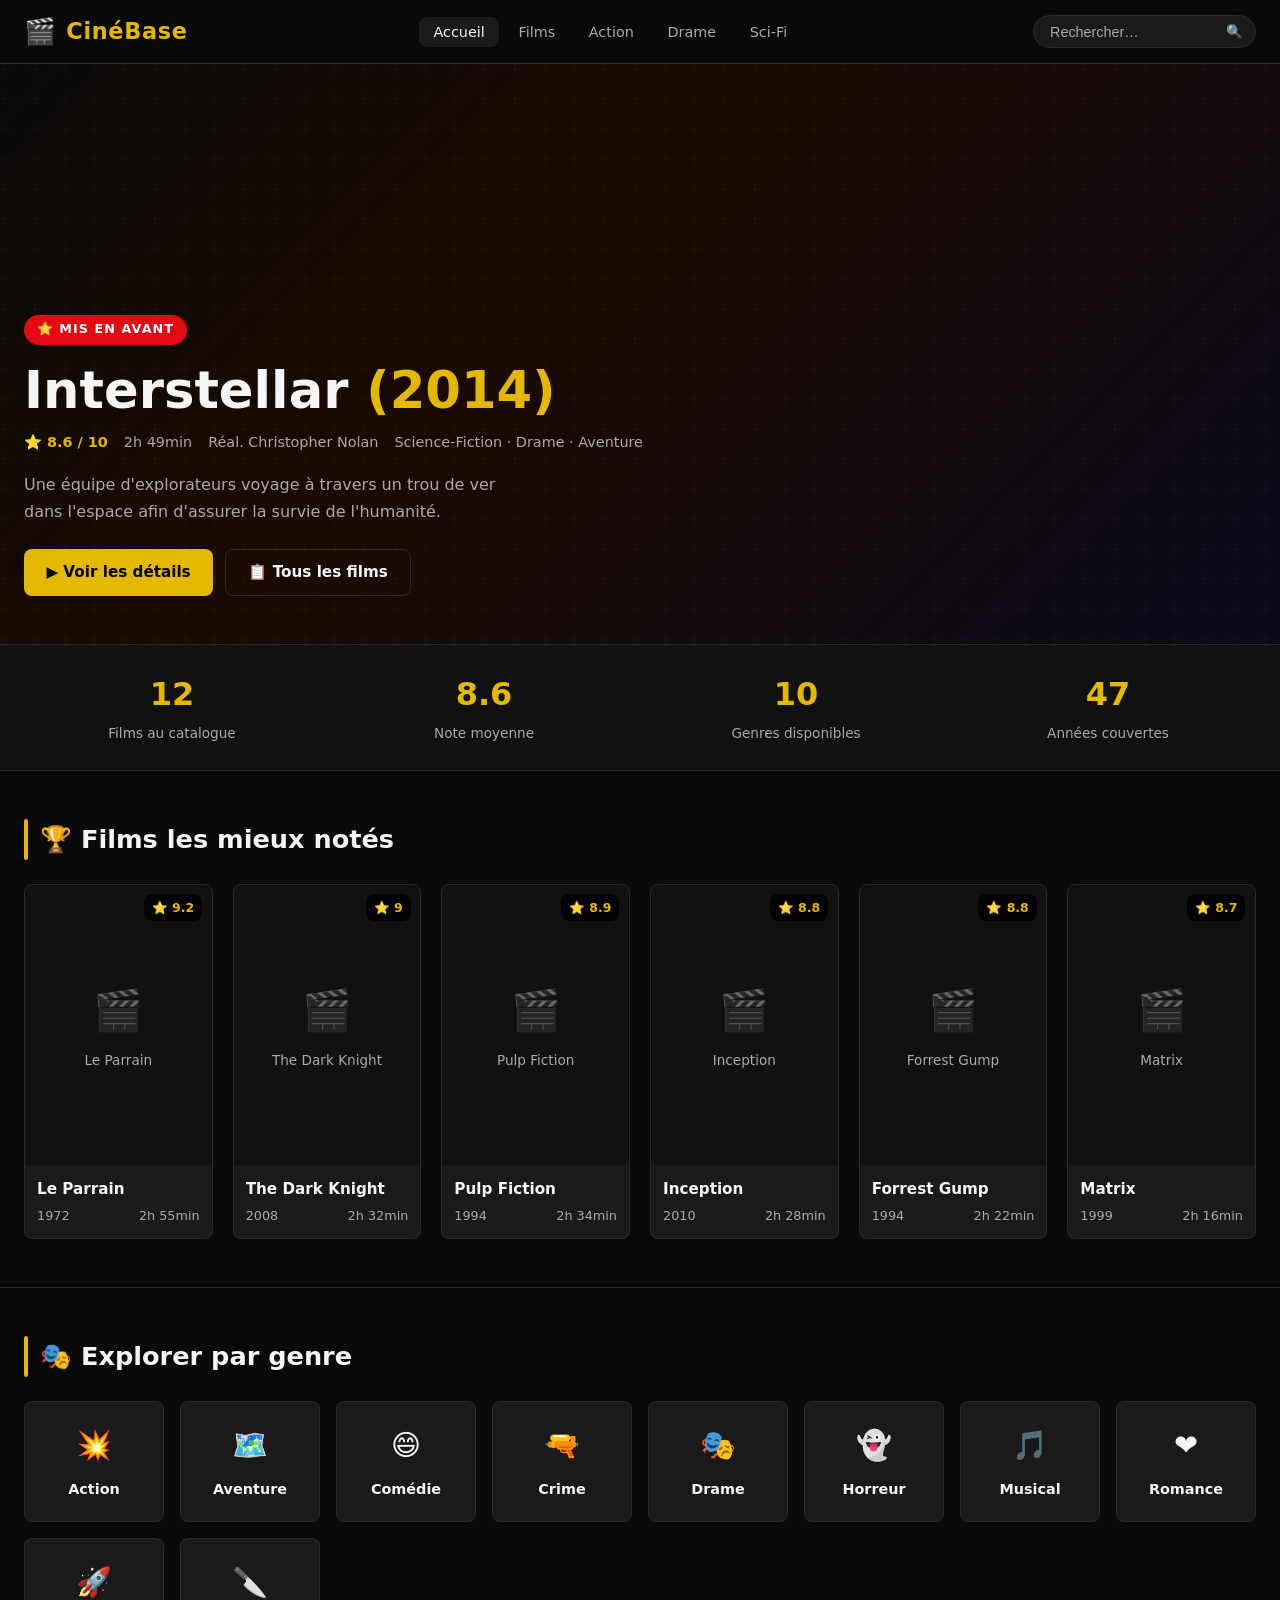
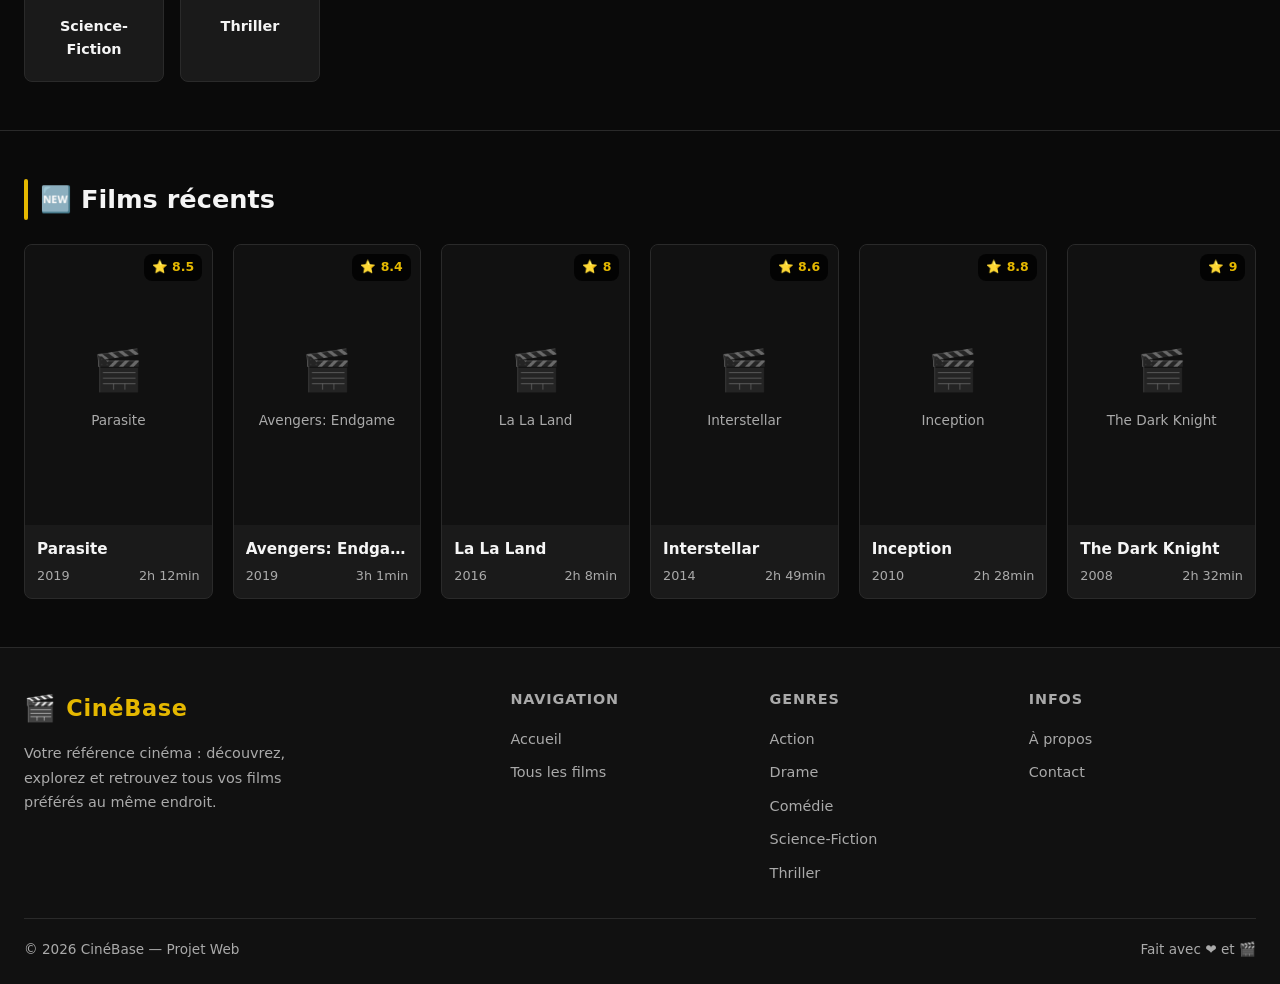
<file: index.html>
<!DOCTYPE html>
<html lang="fr">
<head>
  <meta charset="UTF-8" />
  <meta name="viewport" content="width=device-width, initial-scale=1.0" />
  <title>CinéBase — Votre référence cinéma</title>
  <meta name="description" content="CinéBase — Découvrez les meilleurs films, filtrez par genre, notez et explorez le monde du cinéma." />
  <link rel="stylesheet" href="css/style.css" />
</head>
<body>

  <!-- ══════════════════════════════════════════════════════
       NAVIGATION
  ══════════════════════════════════════════════════════ -->
  <header>
    <nav class="navbar" role="navigation" aria-label="Navigation principale">
      <div class="container">

        <!-- Logo -->
        <a href="index.html" class="navbar-brand">
          <span class="logo-icon" aria-hidden="true">🎬</span>
          CinéBase
        </a>

        <!-- Liens -->
        <ul class="navbar-nav">
          <li><a href="index.html" class="active">Accueil</a></li>
          <li><a href="films.html">Films</a></li>
          <li><a href="films.html?genre=Action">Action</a></li>
          <li><a href="films.html?genre=Drame">Drame</a></li>
          <li><a href="films.html?genre=Science-Fiction">Sci-Fi</a></li>
        </ul>

        <!-- Actions -->
        <div class="navbar-actions">
          <form class="search-form" role="search" aria-label="Rechercher un film">
            <input type="search" placeholder="Rechercher…" aria-label="Terme de recherche" />
            <button type="submit" aria-label="Lancer la recherche">🔍</button>
          </form>
        </div>

        <!-- Hamburger mobile -->
        <button class="navbar-toggle" aria-label="Ouvrir le menu" aria-expanded="false">
          <span></span><span></span><span></span>
        </button>

      </div>
    </nav>
  </header>

  <!-- ══════════════════════════════════════════════════════
       HERO
  ══════════════════════════════════════════════════════ -->
  <section class="hero" aria-label="Film mis en avant">
    <div class="hero-bg" aria-hidden="true"></div>
    <div class="container">
      <div class="hero-content" id="hero-content">
        <!-- Rempli par JS -->
      </div>
    </div>
  </section>

  <main>

    <!-- ══════════════════════════════════════════════════
         STATISTIQUES
    ══════════════════════════════════════════════════ -->
    <div class="stats-bar" aria-label="Statistiques du catalogue">
      <div class="container" id="stats-bar">
        <!-- Rempli par JS -->
      </div>
    </div>

    <!-- ══════════════════════════════════════════════════
         FILMS POPULAIRES
    ══════════════════════════════════════════════════ -->
    <section class="section" aria-labelledby="popular-title">
      <div class="container">
        <h2 class="section-title" id="popular-title">🏆 Films les mieux notés</h2>
        <div class="films-grid" id="top-films-grid">
          <!-- Rempli par JS -->
        </div>
      </div>
    </section>

    <!-- ══════════════════════════════════════════════════
         GENRES
    ══════════════════════════════════════════════════ -->
    <section class="section" aria-labelledby="genres-title">
      <div class="container">
        <h2 class="section-title" id="genres-title">🎭 Explorer par genre</h2>
        <div class="genres-grid" id="genres-grid">
          <!-- Rempli par JS -->
        </div>
      </div>
    </section>

    <!-- ══════════════════════════════════════════════════
         FILMS RÉCENTS
    ══════════════════════════════════════════════════ -->
    <section class="section" aria-labelledby="recent-title">
      <div class="container">
        <h2 class="section-title" id="recent-title">🆕 Films récents</h2>
        <div class="films-grid" id="recent-films-grid">
          <!-- Rempli par JS -->
        </div>
      </div>
    </section>

  </main>

  <!-- ══════════════════════════════════════════════════════
       FOOTER
  ══════════════════════════════════════════════════════ -->
  <footer class="footer">
    <div class="container">
      <div class="footer-grid">
        <div class="footer-brand">
          <a href="index.html" class="navbar-brand">
            <span class="logo-icon" aria-hidden="true">🎬</span>
            CinéBase
          </a>
          <p>Votre référence cinéma : découvrez, explorez et retrouvez tous vos films préférés au même endroit.</p>
        </div>
        <div class="footer-col">
          <h4>Navigation</h4>
          <ul>
            <li><a href="index.html">Accueil</a></li>
            <li><a href="films.html">Tous les films</a></li>
          </ul>
        </div>
        <div class="footer-col">
          <h4>Genres</h4>
          <ul>
            <li><a href="films.html?genre=Action">Action</a></li>
            <li><a href="films.html?genre=Drame">Drame</a></li>
            <li><a href="films.html?genre=Comédie">Comédie</a></li>
            <li><a href="films.html?genre=Science-Fiction">Science-Fiction</a></li>
            <li><a href="films.html?genre=Thriller">Thriller</a></li>
          </ul>
        </div>
        <div class="footer-col">
          <h4>Infos</h4>
          <ul>
            <li><a href="#">À propos</a></li>
            <li><a href="#">Contact</a></li>
          </ul>
        </div>
      </div>
      <div class="footer-bottom">
        <span>© <span id="year"></span> CinéBase — Projet Web</span>
        <span>Fait avec ❤️ et 🎬</span>
      </div>
    </div>
  </footer>

  <!-- Scripts -->
  <script src="js/films.js"></script>
  <script src="js/main.js"></script>
  <script>
    /* ── Page d'accueil ── */

    // Année dans le footer
    document.getElementById("year").textContent = new Date().getFullYear();

    // Hero : film featured aléatoire
    const featuredFilms = FILMS.filter((f) => f.featured);
    const heroFilm = featuredFilms[Math.floor(Math.random() * featuredFilms.length)];

    document.getElementById("hero-content").innerHTML = `
      <span class="hero-badge">⭐ Mis en avant</span>
      <h1 class="hero-title">${heroFilm.titre} <span>(${heroFilm.annee})</span></h1>
      <div class="hero-meta">
        <span class="rating">⭐ ${heroFilm.note} / 10</span>
        <span>${formatDuree(heroFilm.duree)}</span>
        <span>Réal. ${heroFilm.realisateur}</span>
        <span>${heroFilm.genres.join(" · ")}</span>
      </div>
      <p class="hero-description">${heroFilm.synopsis}</p>
      <div class="hero-actions">
        <a href="film-details.html?id=${heroFilm.id}" class="btn btn-primary">▶ Voir les détails</a>
        <a href="films.html" class="btn btn-outline">📋 Tous les films</a>
      </div>
    `;

    // Stats
    const totalFilms = FILMS.length;
    const noteMoyenne = (FILMS.reduce((s, f) => s + f.note, 0) / totalFilms).toFixed(1);
    const totalGenres = new Set(FILMS.flatMap((f) => f.genres)).size;
    const anneesCouverte = Math.max(...FILMS.map((f) => f.annee)) - Math.min(...FILMS.map((f) => f.annee));

    document.getElementById("stats-bar").innerHTML = `
      <div class="stat-item"><span class="value">${totalFilms}</span><span class="label">Films au catalogue</span></div>
      <div class="stat-item"><span class="value">${noteMoyenne}</span><span class="label">Note moyenne</span></div>
      <div class="stat-item"><span class="value">${totalGenres}</span><span class="label">Genres disponibles</span></div>
      <div class="stat-item"><span class="value">${anneesCouverte}</span><span class="label">Années couvertes</span></div>
    `;

    // Films les mieux notés (top 6)
    const topFilms = filtrerFilms({ tri: "note" }).slice(0, 6);
    document.getElementById("top-films-grid").innerHTML = topFilms.map(buildFilmCard).join("");

    // Films récents (6 derniers par année)
    const recentFilms = filtrerFilms({ tri: "annee_desc" }).slice(0, 6);
    document.getElementById("recent-films-grid").innerHTML = recentFilms.map(buildFilmCard).join("");

    // Genres
    document.getElementById("genres-grid").innerHTML = GENRES.map((g) => `
      <a href="films.html?genre=${encodeURIComponent(g.nom)}" class="genre-card">
        <span class="icon">${g.icone}</span>
        <span>${g.nom}</span>
      </a>
    `).join("");
  </script>

</body>
</html>
</file>
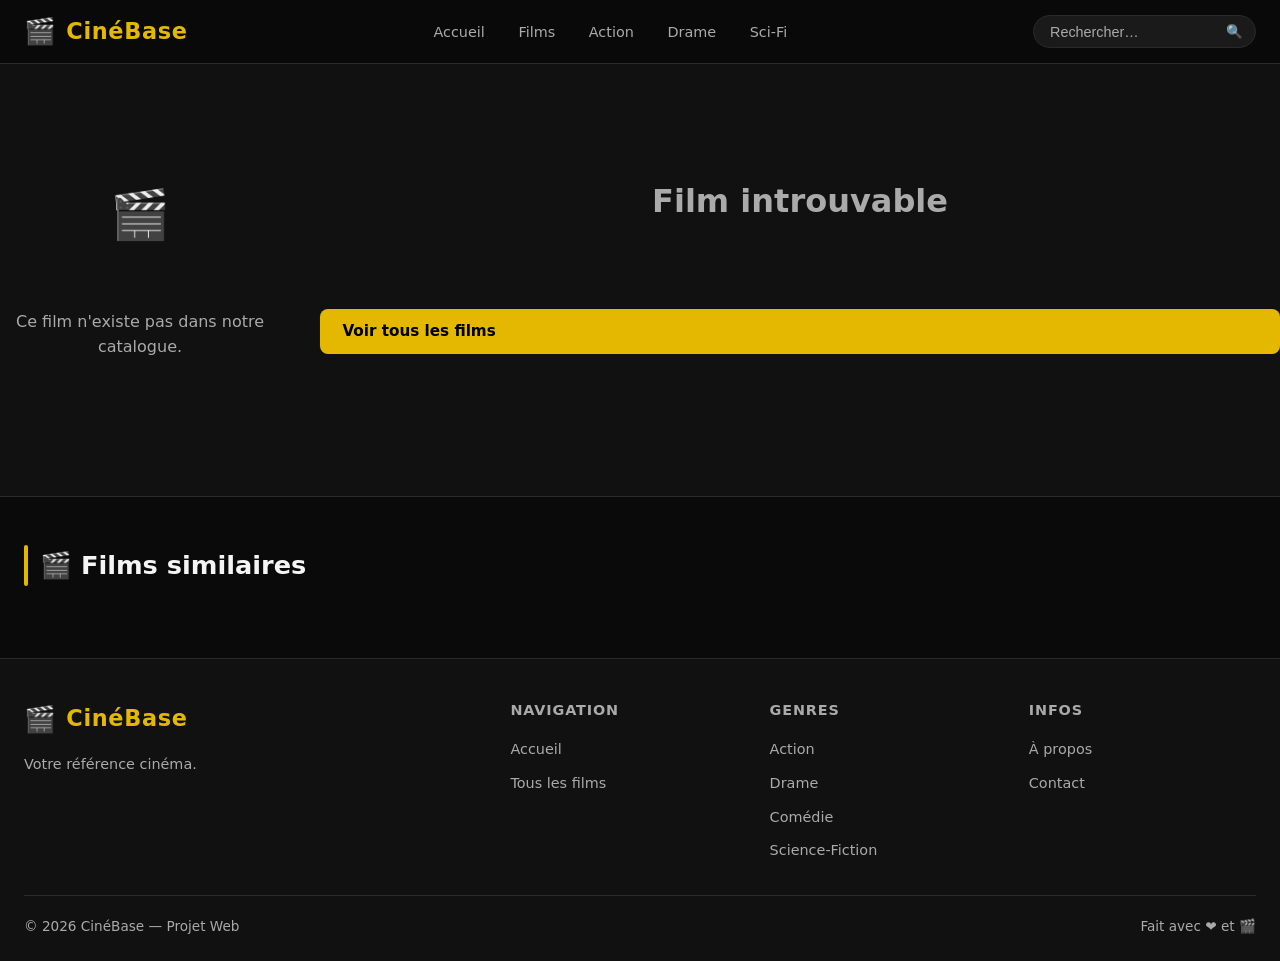
<file: film-details.html>
<!DOCTYPE html>
<html lang="fr">
<head>
  <meta charset="UTF-8" />
  <meta name="viewport" content="width=device-width, initial-scale=1.0" />
  <title>Détail du film — CinéBase</title>
  <meta name="description" content="Fiche détaillée d'un film sur CinéBase." />
  <link rel="stylesheet" href="css/style.css" />
</head>
<body>

  <!-- ══════════════════════════════════════════════════════
       NAVIGATION
  ══════════════════════════════════════════════════════ -->
  <header>
    <nav class="navbar" role="navigation" aria-label="Navigation principale">
      <div class="container">
        <a href="index.html" class="navbar-brand">
          <span class="logo-icon" aria-hidden="true">🎬</span>
          CinéBase
        </a>
        <ul class="navbar-nav">
          <li><a href="index.html">Accueil</a></li>
          <li><a href="films.html">Films</a></li>
          <li><a href="films.html?genre=Action">Action</a></li>
          <li><a href="films.html?genre=Drame">Drame</a></li>
          <li><a href="films.html?genre=Science-Fiction">Sci-Fi</a></li>
        </ul>
        <div class="navbar-actions">
          <form class="search-form" role="search" aria-label="Rechercher un film">
            <input type="search" placeholder="Rechercher…" aria-label="Terme de recherche" />
            <button type="submit" aria-label="Lancer la recherche">🔍</button>
          </form>
        </div>
        <button class="navbar-toggle" aria-label="Ouvrir le menu" aria-expanded="false">
          <span></span><span></span><span></span>
        </button>
      </div>
    </nav>
  </header>

  <!-- ══════════════════════════════════════════════════════
       DÉTAIL DU FILM
  ══════════════════════════════════════════════════════ -->
  <main>

    <!-- En-tête -->
    <div class="film-detail-hero" id="film-detail-hero">
      <!-- Rempli par JS -->
    </div>

    <!-- Films similaires -->
    <section class="similar-films" aria-labelledby="similar-title">
      <div class="container">
        <h2 class="section-title" id="similar-title">🎬 Films similaires</h2>
        <div class="films-grid" id="similar-grid">
          <!-- Rempli par JS -->
        </div>
      </div>
    </section>

  </main>

  <!-- ══════════════════════════════════════════════════════
       FOOTER
  ══════════════════════════════════════════════════════ -->
  <footer class="footer">
    <div class="container">
      <div class="footer-grid">
        <div class="footer-brand">
          <a href="index.html" class="navbar-brand">
            <span class="logo-icon" aria-hidden="true">🎬</span>
            CinéBase
          </a>
          <p>Votre référence cinéma.</p>
        </div>
        <div class="footer-col">
          <h4>Navigation</h4>
          <ul>
            <li><a href="index.html">Accueil</a></li>
            <li><a href="films.html">Tous les films</a></li>
          </ul>
        </div>
        <div class="footer-col">
          <h4>Genres</h4>
          <ul>
            <li><a href="films.html?genre=Action">Action</a></li>
            <li><a href="films.html?genre=Drame">Drame</a></li>
            <li><a href="films.html?genre=Comédie">Comédie</a></li>
            <li><a href="films.html?genre=Science-Fiction">Science-Fiction</a></li>
          </ul>
        </div>
        <div class="footer-col">
          <h4>Infos</h4>
          <ul>
            <li><a href="#">À propos</a></li>
            <li><a href="#">Contact</a></li>
          </ul>
        </div>
      </div>
      <div class="footer-bottom">
        <span>© <span id="year"></span> CinéBase — Projet Web</span>
        <span>Fait avec ❤️ et 🎬</span>
      </div>
    </div>
  </footer>

  <!-- Scripts -->
  <script src="js/films.js"></script>
  <script src="js/main.js"></script>
  <script>
    document.getElementById("year").textContent = new Date().getFullYear();

    const params = new URLSearchParams(window.location.search);
    const filmId = params.get("id");
    const film   = getFilmById(filmId);

    if (!film) {
      // Film introuvable
      document.getElementById("film-detail-hero").innerHTML = `
        <div class="container" style="padding: 4rem 0; text-align:center; color: var(--text-secondary)">
          <div style="font-size:3rem;margin-bottom:1rem">🎬</div>
          <h1 style="margin-bottom:.5rem">Film introuvable</h1>
          <p style="margin-bottom:1.5rem">Ce film n'existe pas dans notre catalogue.</p>
          <a href="films.html" class="btn btn-primary">Voir tous les films</a>
        </div>`;
      document.getElementById("similar-grid").innerHTML = "";
    } else {
      // Mise à jour du titre de la page
      document.title = `${film.titre} (${film.annee}) — CinéBase`;

      // Affiche / placeholder
      const posterHTML = film.affiche
        ? `<img src="${film.affiche}" alt="Affiche de ${film.titre}">`
        : `<div class="film-detail-poster-placeholder">
             <span class="icon">🎬</span>
             <span>${film.titre}</span>
           </div>`;

      // Genres (badges)
      const genresHTML = film.genres.map(
        (g) => `<a href="films.html?genre=${encodeURIComponent(g)}" class="badge badge-genre">${g}</a>`
      ).join("");

      // Hero
      document.getElementById("film-detail-hero").innerHTML = `
        <div class="container">
          <div class="film-detail-hero">

            <div class="film-detail-poster">${posterHTML}</div>

            <div class="film-detail-info">
              <h1>${film.titre}</h1>
              <div class="film-detail-meta">
                <span class="rating-big">⭐ ${film.note} <small style="font-size:.75rem;color:var(--text-secondary)">/ 10</small></span>
                <span>📅 ${film.annee}</span>
                <span>⏱ ${formatDuree(film.duree)}</span>
                <span>🎥 ${film.realisateur}</span>
              </div>

              <div class="film-detail-genres">${genresHTML}</div>

              <p class="film-detail-synopsis">${film.synopsis}</p>

              <div class="film-detail-cast">
                <h3>Casting principal</h3>
                <p>${film.acteurs}</p>
              </div>

              <div class="film-detail-actions">
                <button class="btn btn-primary" onclick="window.showToast('✅ Ajouté à votre liste !')">+ Ma liste</button>
                <a href="films.html" class="btn btn-outline">← Retour au catalogue</a>
              </div>
            </div>

          </div>
        </div>`;

      // Films similaires (même genre, excluant ce film)
      const premierGenre = film.genres[0];
      const similaires = filtrerFilms({ genre: premierGenre, tri: "note" })
        .filter((f) => f.id !== film.id)
        .slice(0, 6);

      if (similaires.length > 0) {
        document.getElementById("similar-grid").innerHTML = similaires.map(buildFilmCard).join("");
      } else {
        document.getElementById("similar-grid").innerHTML =
          `<p style="color:var(--text-secondary)">Aucun film similaire pour l'instant.</p>`;
      }
    }
  </script>

</body>
</html>
</file>
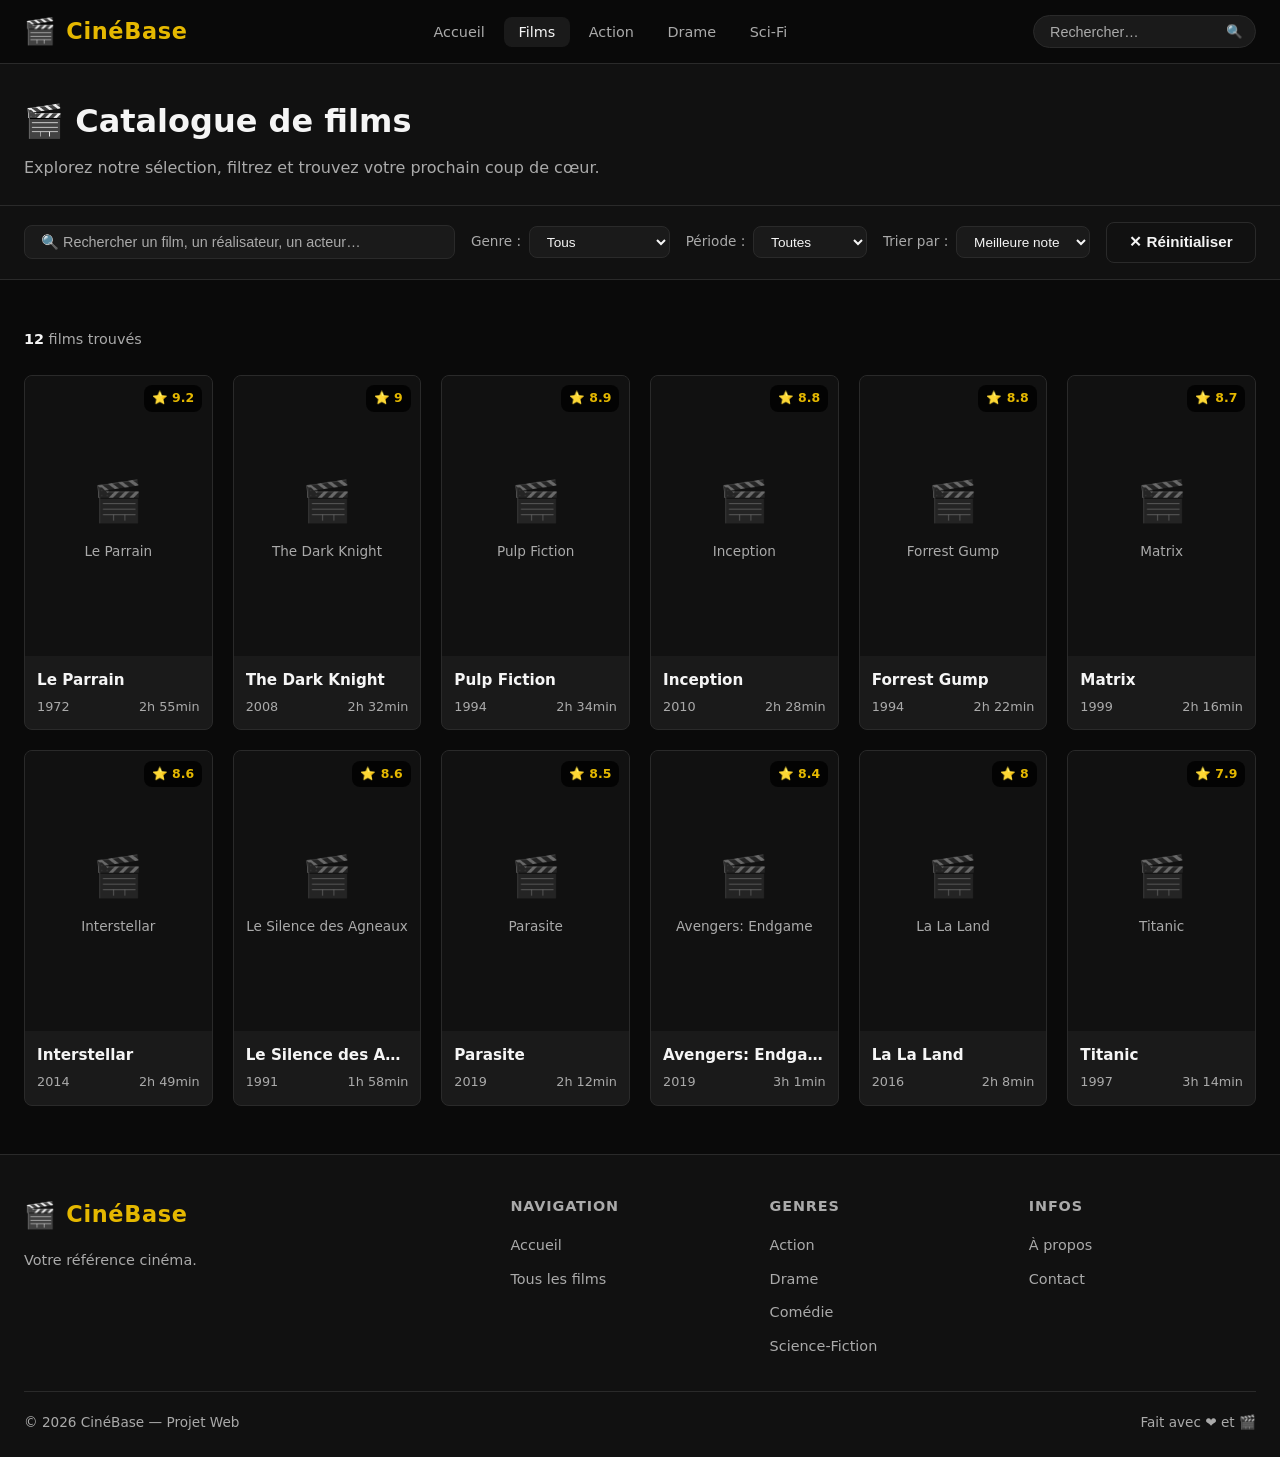
<file: films.html>
<!DOCTYPE html>
<html lang="fr">
<head>
  <meta charset="UTF-8" />
  <meta name="viewport" content="width=device-width, initial-scale=1.0" />
  <title>Films — CinéBase</title>
  <meta name="description" content="Parcourez le catalogue complet de CinéBase. Filtrez par genre, année, note et trouvez votre prochain film." />
  <link rel="stylesheet" href="css/style.css" />
</head>
<body>

  <!-- ══════════════════════════════════════════════════════
       NAVIGATION
  ══════════════════════════════════════════════════════ -->
  <header>
    <nav class="navbar" role="navigation" aria-label="Navigation principale">
      <div class="container">
        <a href="index.html" class="navbar-brand">
          <span class="logo-icon" aria-hidden="true">🎬</span>
          CinéBase
        </a>
        <ul class="navbar-nav">
          <li><a href="index.html">Accueil</a></li>
          <li><a href="films.html" class="active">Films</a></li>
          <li><a href="films.html?genre=Action">Action</a></li>
          <li><a href="films.html?genre=Drame">Drame</a></li>
          <li><a href="films.html?genre=Science-Fiction">Sci-Fi</a></li>
        </ul>
        <div class="navbar-actions">
          <form class="search-form" role="search" aria-label="Rechercher un film">
            <input type="search" placeholder="Rechercher…" aria-label="Terme de recherche" />
            <button type="submit" aria-label="Lancer la recherche">🔍</button>
          </form>
        </div>
        <button class="navbar-toggle" aria-label="Ouvrir le menu" aria-expanded="false">
          <span></span><span></span><span></span>
        </button>
      </div>
    </nav>
  </header>

  <!-- ══════════════════════════════════════════════════════
       EN-TÊTE DU CATALOGUE
  ══════════════════════════════════════════════════════ -->
  <div class="catalog-header">
    <div class="container">
      <h1>🎬 Catalogue de films</h1>
      <p>Explorez notre sélection, filtrez et trouvez votre prochain coup de cœur.</p>
    </div>
  </div>

  <!-- ══════════════════════════════════════════════════════
       BARRE DE FILTRES
  ══════════════════════════════════════════════════════ -->
  <div class="filters-bar" role="search" aria-label="Filtrer les films">
    <div class="container">

      <input
        type="search"
        id="search-input"
        class="search-input-large"
        placeholder="🔍 Rechercher un film, un réalisateur, un acteur…"
        aria-label="Terme de recherche"
      />

      <div class="filter-group">
        <label for="genre-select">Genre :</label>
        <select id="genre-select" class="filter-select" aria-label="Filtrer par genre">
          <option value="">Tous</option>
        </select>
      </div>

      <div class="filter-group">
        <label for="year-select">Période :</label>
        <select id="year-select" class="filter-select" aria-label="Filtrer par période">
          <option value="0">Toutes</option>
          <option value="2020">2020 et +</option>
          <option value="2010">2010 et +</option>
          <option value="2000">2000 et +</option>
          <option value="1990">Années 90</option>
          <option value="1980">Années 80</option>
        </select>
      </div>

      <div class="filter-group">
        <label for="sort-select">Trier par :</label>
        <select id="sort-select" class="filter-select" aria-label="Trier les films">
          <option value="note">Meilleure note</option>
          <option value="annee_desc">Plus récent</option>
          <option value="annee_asc">Plus ancien</option>
          <option value="titre">Titre A→Z</option>
        </select>
      </div>

      <button class="btn btn-outline" id="reset-filters">✕ Réinitialiser</button>

    </div>
  </div>

  <!-- ══════════════════════════════════════════════════════
       RÉSULTATS
  ══════════════════════════════════════════════════════ -->
  <main>
    <section class="section" aria-live="polite" aria-label="Résultats">
      <div class="container">
        <p class="results-count" id="results-count"></p>
        <div class="films-grid" id="films-grid">
          <!-- Rempli par JS -->
        </div>
        <div id="empty-state" class="empty-state" style="display:none">
          <div class="icon">🔍</div>
          <p>Aucun film ne correspond à votre recherche.</p>
        </div>
      </div>
    </section>
  </main>

  <!-- ══════════════════════════════════════════════════════
       FOOTER
  ══════════════════════════════════════════════════════ -->
  <footer class="footer">
    <div class="container">
      <div class="footer-grid">
        <div class="footer-brand">
          <a href="index.html" class="navbar-brand">
            <span class="logo-icon" aria-hidden="true">🎬</span>
            CinéBase
          </a>
          <p>Votre référence cinéma.</p>
        </div>
        <div class="footer-col">
          <h4>Navigation</h4>
          <ul>
            <li><a href="index.html">Accueil</a></li>
            <li><a href="films.html">Tous les films</a></li>
          </ul>
        </div>
        <div class="footer-col">
          <h4>Genres</h4>
          <ul>
            <li><a href="films.html?genre=Action">Action</a></li>
            <li><a href="films.html?genre=Drame">Drame</a></li>
            <li><a href="films.html?genre=Comédie">Comédie</a></li>
            <li><a href="films.html?genre=Science-Fiction">Science-Fiction</a></li>
          </ul>
        </div>
        <div class="footer-col">
          <h4>Infos</h4>
          <ul>
            <li><a href="#">À propos</a></li>
            <li><a href="#">Contact</a></li>
          </ul>
        </div>
      </div>
      <div class="footer-bottom">
        <span>© <span id="year"></span> CinéBase — Projet Web</span>
        <span>Fait avec ❤️ et 🎬</span>
      </div>
    </div>
  </footer>

  <!-- Scripts -->
  <script src="js/films.js"></script>
  <script src="js/main.js"></script>
  <script>
    document.getElementById("year").textContent = new Date().getFullYear();

    const searchInput  = document.getElementById("search-input");
    const genreSelect  = document.getElementById("genre-select");
    const yearSelect   = document.getElementById("year-select");
    const sortSelect   = document.getElementById("sort-select");
    const filmsGrid    = document.getElementById("films-grid");
    const resultsCount = document.getElementById("results-count");
    const emptyState   = document.getElementById("empty-state");

    // Remplir la liste des genres
    GENRES.forEach(({ nom }) => {
      const opt = document.createElement("option");
      opt.value = nom;
      opt.textContent = nom;
      genreSelect.appendChild(opt);
    });

    // Lire les paramètres URL
    const params = new URLSearchParams(window.location.search);
    if (params.get("q"))     searchInput.value  = params.get("q");
    if (params.get("genre")) genreSelect.value  = params.get("genre");

    // Rendu du catalogue
    function renderCatalog() {
      const criteres = {
        recherche: searchInput.value,
        genre:     genreSelect.value,
        anneeMin:  parseInt(yearSelect.value, 10),
        tri:       sortSelect.value,
      };
      const films = filtrerFilms(criteres);

      if (films.length === 0) {
        filmsGrid.innerHTML   = "";
        emptyState.style.display = "block";
        resultsCount.innerHTML = "";
      } else {
        filmsGrid.innerHTML      = films.map(buildFilmCard).join("");
        emptyState.style.display = "none";
        resultsCount.innerHTML   = `<strong>${films.length}</strong> film${films.length > 1 ? "s" : ""} trouvé${films.length > 1 ? "s" : ""}`;
      }
    }

    // Événements
    searchInput.addEventListener("input",  renderCatalog);
    genreSelect.addEventListener("change", renderCatalog);
    yearSelect.addEventListener("change",  renderCatalog);
    sortSelect.addEventListener("change",  renderCatalog);

    document.getElementById("reset-filters").addEventListener("click", () => {
      searchInput.value  = "";
      genreSelect.value  = "";
      yearSelect.value   = "0";
      sortSelect.value   = "note";
      history.replaceState(null, "", "films.html");
      renderCatalog();
    });

    // Premier rendu
    renderCatalog();
  </script>

</body>
</html>
</file>
<file: css/style.css>
/* ============================================================
   CinéBase – Feuille de style principale
   Thème : Cinéma sombre (noir, or, rouge)
   ============================================================ */

/* ── Variables ──────────────────────────────────────────── */
:root {
  --bg-primary:   #0a0a0a;
  --bg-secondary: #111111;
  --bg-card:      #1a1a1a;
  --bg-card-hover:#222222;
  --accent:       #e5b800;
  --accent-dark:  #b8920a;
  --red:          #e50914;
  --text-primary: #f5f5f5;
  --text-secondary:#aaaaaa;
  --border:       #2a2a2a;
  --radius:       8px;
  --shadow:       0 4px 20px rgba(0,0,0,.6);
  --transition:   .25s ease;
}

/* ── Reset / Base ───────────────────────────────────────── */
*, *::before, *::after { box-sizing: border-box; margin: 0; padding: 0; }

html { scroll-behavior: smooth; }

body {
  font-family: 'Segoe UI', system-ui, sans-serif;
  background-color: var(--bg-primary);
  color: var(--text-primary);
  line-height: 1.6;
  min-height: 100vh;
}

a { color: inherit; text-decoration: none; }
img { display: block; max-width: 100%; }
ul, ol { list-style: none; }

/* ── Utility ────────────────────────────────────────────── */
.container {
  width: 100%;
  max-width: 1280px;
  margin: 0 auto;
  padding: 0 1.5rem;
}

.section-title {
  font-size: 1.6rem;
  font-weight: 700;
  margin-bottom: 1.5rem;
  position: relative;
  padding-left: 1rem;
}

.section-title::before {
  content: '';
  position: absolute;
  left: 0;
  top: 0;
  bottom: 0;
  width: 4px;
  background: var(--accent);
  border-radius: 2px;
}

.btn {
  display: inline-flex;
  align-items: center;
  gap: .5rem;
  padding: .65rem 1.4rem;
  border-radius: var(--radius);
  font-size: .95rem;
  font-weight: 600;
  cursor: pointer;
  transition: var(--transition);
  border: none;
}

.btn-primary {
  background: var(--accent);
  color: #000;
}
.btn-primary:hover { background: var(--accent-dark); }

.btn-outline {
  background: transparent;
  color: var(--text-primary);
  border: 1.5px solid var(--border);
}
.btn-outline:hover { border-color: var(--accent); color: var(--accent); }

.badge {
  display: inline-block;
  padding: .2rem .65rem;
  border-radius: 50px;
  font-size: .75rem;
  font-weight: 700;
  letter-spacing: .04em;
  text-transform: uppercase;
}
.badge-genre {
  background: rgba(229,184,0,.15);
  color: var(--accent);
  border: 1px solid rgba(229,184,0,.3);
}

/* ── Navigation ─────────────────────────────────────────── */
.navbar {
  position: sticky;
  top: 0;
  z-index: 100;
  background: rgba(10,10,10,.95);
  backdrop-filter: blur(10px);
  border-bottom: 1px solid var(--border);
  height: 64px;
  display: flex;
  align-items: center;
}

.navbar .container {
  display: flex;
  align-items: center;
  justify-content: space-between;
}

.navbar-brand {
  display: flex;
  align-items: center;
  gap: .6rem;
  font-size: 1.4rem;
  font-weight: 800;
  color: var(--accent);
  letter-spacing: .03em;
}

.navbar-brand .logo-icon {
  font-size: 1.6rem;
}

.navbar-nav {
  display: flex;
  align-items: center;
  gap: .3rem;
}

.navbar-nav a {
  padding: .45rem .9rem;
  border-radius: var(--radius);
  font-size: .9rem;
  font-weight: 500;
  color: var(--text-secondary);
  transition: var(--transition);
}

.navbar-nav a:hover,
.navbar-nav a.active {
  color: var(--text-primary);
  background: var(--bg-card);
}

.navbar-actions {
  display: flex;
  align-items: center;
  gap: .75rem;
}

.search-form {
  display: flex;
  align-items: center;
  background: var(--bg-card);
  border: 1px solid var(--border);
  border-radius: 50px;
  overflow: hidden;
  transition: var(--transition);
}

.search-form:focus-within {
  border-color: var(--accent);
}

.search-form input {
  background: transparent;
  border: none;
  outline: none;
  color: var(--text-primary);
  padding: .45rem 1rem;
  font-size: .9rem;
  width: 180px;
}

.search-form input::placeholder { color: var(--text-secondary); }

.search-form button {
  background: transparent;
  border: none;
  cursor: pointer;
  padding: .45rem .75rem;
  color: var(--text-secondary);
  transition: var(--transition);
}
.search-form button:hover { color: var(--accent); }

/* Hamburger (mobile) */
.navbar-toggle {
  display: none;
  flex-direction: column;
  gap: 5px;
  cursor: pointer;
  padding: .5rem;
}
.navbar-toggle span {
  display: block;
  width: 24px;
  height: 2px;
  background: var(--text-primary);
  border-radius: 2px;
  transition: var(--transition);
}

/* ── Hero ───────────────────────────────────────────────── */
.hero {
  position: relative;
  height: 580px;
  display: flex;
  align-items: flex-end;
  overflow: hidden;
}

.hero-bg {
  position: absolute;
  inset: 0;
  background: linear-gradient(
    135deg,
    #0a0a0a 0%,
    #1a0a00 40%,
    #0a0a1a 100%
  );
}

.hero-bg::after {
  content: '';
  position: absolute;
  inset: 0;
  background: url("data:image/svg+xml,%3Csvg width='60' height='60' viewBox='0 0 60 60' xmlns='http://www.w3.org/2000/svg'%3E%3Cg fill='none' fill-rule='evenodd'%3E%3Cg fill='%23ffffff' fill-opacity='0.02'%3E%3Cpath d='M36 34v-4h-2v4h-4v2h4v4h2v-4h4v-2h-4zm0-30V0h-2v4h-4v2h4v4h2V6h4V4h-4zM6 34v-4H4v4H0v2h4v4h2v-4h4v-2H6zM6 4V0H4v4H0v2h4v4h2V6h4V4H6z'/%3E%3C/g%3E%3C/g%3E%3C/svg%3E");
}

.hero-content {
  position: relative;
  z-index: 1;
  padding: 3rem 0;
  max-width: 640px;
}

.hero-badge {
  display: inline-flex;
  align-items: center;
  gap: .4rem;
  background: var(--red);
  color: #fff;
  padding: .3rem .8rem;
  border-radius: 50px;
  font-size: .8rem;
  font-weight: 700;
  text-transform: uppercase;
  letter-spacing: .08em;
  margin-bottom: 1rem;
}

.hero-title {
  font-size: clamp(2rem, 5vw, 3.2rem);
  font-weight: 800;
  line-height: 1.15;
  margin-bottom: .75rem;
}

.hero-title span { color: var(--accent); }

.hero-meta {
  display: flex;
  align-items: center;
  flex-wrap: wrap;
  gap: 1rem;
  margin-bottom: 1rem;
  color: var(--text-secondary);
  font-size: .9rem;
}

.hero-meta .rating {
  color: var(--accent);
  font-weight: 700;
}

.hero-description {
  color: var(--text-secondary);
  max-width: 500px;
  margin-bottom: 1.5rem;
  line-height: 1.7;
}

.hero-actions {
  display: flex;
  gap: .75rem;
  flex-wrap: wrap;
}

/* ── Film Cards ─────────────────────────────────────────── */
.films-grid {
  display: grid;
  grid-template-columns: repeat(auto-fill, minmax(180px, 1fr));
  gap: 1.25rem;
}

.film-card {
  background: var(--bg-card);
  border-radius: var(--radius);
  overflow: hidden;
  transition: transform var(--transition), box-shadow var(--transition);
  cursor: pointer;
  border: 1px solid var(--border);
}

.film-card:hover {
  transform: translateY(-5px);
  box-shadow: var(--shadow);
  border-color: var(--accent);
}

.film-card-poster {
  position: relative;
  padding-top: 150%; /* 2:3 ratio */
  overflow: hidden;
  background: var(--bg-secondary);
}

.film-card-poster img {
  position: absolute;
  inset: 0;
  width: 100%;
  height: 100%;
  object-fit: cover;
  transition: transform .4s ease;
}

.film-card:hover .film-card-poster img {
  transform: scale(1.05);
}

.film-card-poster-placeholder {
  position: absolute;
  inset: 0;
  display: flex;
  flex-direction: column;
  align-items: center;
  justify-content: center;
  gap: .5rem;
  color: var(--text-secondary);
  font-size: .85rem;
}

.film-card-poster-placeholder .icon {
  font-size: 2.5rem;
  opacity: .4;
}

.film-card-rating {
  position: absolute;
  top: .6rem;
  right: .6rem;
  background: rgba(0,0,0,.8);
  color: var(--accent);
  padding: .2rem .5rem;
  border-radius: var(--radius);
  font-size: .78rem;
  font-weight: 700;
  display: flex;
  align-items: center;
  gap: .2rem;
}

.film-card-overlay {
  position: absolute;
  inset: 0;
  background: linear-gradient(to top, rgba(0,0,0,.9) 0%, transparent 60%);
  opacity: 0;
  transition: opacity var(--transition);
  display: flex;
  align-items: flex-end;
  padding: 1rem;
}

.film-card:hover .film-card-overlay {
  opacity: 1;
}

.film-card-overlay a {
  width: 100%;
  text-align: center;
  background: var(--accent);
  color: #000;
  padding: .5rem;
  border-radius: var(--radius);
  font-weight: 700;
  font-size: .85rem;
}

.film-card-body {
  padding: .75rem;
}

.film-card-title {
  font-size: .95rem;
  font-weight: 600;
  margin-bottom: .3rem;
  white-space: nowrap;
  overflow: hidden;
  text-overflow: ellipsis;
}

.film-card-meta {
  display: flex;
  align-items: center;
  justify-content: space-between;
  color: var(--text-secondary);
  font-size: .8rem;
}

/* ── Sections ───────────────────────────────────────────── */
.section {
  padding: 3rem 0;
}

.section + .section {
  border-top: 1px solid var(--border);
}

/* ── Genres section ─────────────────────────────────────── */
.genres-grid {
  display: grid;
  grid-template-columns: repeat(auto-fill, minmax(140px, 1fr));
  gap: 1rem;
}

.genre-card {
  background: var(--bg-card);
  border: 1px solid var(--border);
  border-radius: var(--radius);
  padding: 1.25rem 1rem;
  text-align: center;
  cursor: pointer;
  transition: var(--transition);
  display: flex;
  flex-direction: column;
  align-items: center;
  gap: .6rem;
}

.genre-card:hover {
  border-color: var(--accent);
  background: var(--bg-card-hover);
  transform: translateY(-3px);
}

.genre-card .icon {
  font-size: 1.8rem;
}

.genre-card span {
  font-size: .9rem;
  font-weight: 600;
}

/* ── Catalog page ───────────────────────────────────────── */
.catalog-header {
  background: var(--bg-secondary);
  border-bottom: 1px solid var(--border);
  padding: 2rem 0 1.5rem;
}

.catalog-header h1 {
  font-size: 2rem;
  font-weight: 800;
  margin-bottom: .5rem;
}

.catalog-header p { color: var(--text-secondary); }

.filters-bar {
  background: var(--bg-secondary);
  border-bottom: 1px solid var(--border);
  padding: 1rem 0;
  position: sticky;
  top: 64px;
  z-index: 90;
}

.filters-bar .container {
  display: flex;
  align-items: center;
  gap: 1rem;
  flex-wrap: wrap;
}

.filter-group {
  display: flex;
  align-items: center;
  gap: .5rem;
}

.filter-group label {
  font-size: .85rem;
  color: var(--text-secondary);
  font-weight: 500;
  white-space: nowrap;
}

.filter-select {
  background: var(--bg-card);
  border: 1px solid var(--border);
  color: var(--text-primary);
  border-radius: var(--radius);
  padding: .4rem .8rem;
  font-size: .85rem;
  cursor: pointer;
  transition: var(--transition);
}

.filter-select:focus {
  outline: none;
  border-color: var(--accent);
}

.search-input-large {
  flex: 1;
  min-width: 200px;
  background: var(--bg-card);
  border: 1px solid var(--border);
  color: var(--text-primary);
  border-radius: var(--radius);
  padding: .5rem 1rem;
  font-size: .9rem;
  transition: var(--transition);
}

.search-input-large::placeholder { color: var(--text-secondary); }

.search-input-large:focus {
  outline: none;
  border-color: var(--accent);
}

.results-count {
  color: var(--text-secondary);
  font-size: .9rem;
  margin-bottom: 1.5rem;
}

.results-count strong { color: var(--text-primary); }

/* ── Film detail page ───────────────────────────────────── */
.film-detail-hero {
  position: relative;
  background: var(--bg-secondary);
  border-bottom: 1px solid var(--border);
  padding: 3rem 0;
}

.film-detail-hero .container {
  display: grid;
  grid-template-columns: 280px 1fr;
  gap: 2.5rem;
  align-items: start;
}

.film-detail-poster {
  border-radius: var(--radius);
  overflow: hidden;
  box-shadow: var(--shadow);
  aspect-ratio: 2/3;
  background: var(--bg-card);
  display: flex;
  align-items: center;
  justify-content: center;
}

.film-detail-poster img {
  width: 100%;
  height: 100%;
  object-fit: cover;
}

.film-detail-poster-placeholder {
  display: flex;
  flex-direction: column;
  align-items: center;
  gap: .75rem;
  color: var(--text-secondary);
}

.film-detail-poster-placeholder .icon { font-size: 4rem; opacity: .4; }

.film-detail-info h1 {
  font-size: clamp(1.6rem, 4vw, 2.4rem);
  font-weight: 800;
  margin-bottom: .5rem;
}

.film-detail-meta {
  display: flex;
  flex-wrap: wrap;
  align-items: center;
  gap: .75rem 1.25rem;
  margin-bottom: 1.25rem;
  color: var(--text-secondary);
  font-size: .9rem;
}

.film-detail-meta .rating-big {
  display: flex;
  align-items: center;
  gap: .3rem;
  color: var(--accent);
  font-size: 1.1rem;
  font-weight: 800;
}

.film-detail-genres {
  display: flex;
  flex-wrap: wrap;
  gap: .5rem;
  margin-bottom: 1.25rem;
}

.film-detail-synopsis {
  color: var(--text-secondary);
  line-height: 1.8;
  margin-bottom: 1.5rem;
  max-width: 680px;
}

.film-detail-cast {
  margin-bottom: 1.5rem;
}

.film-detail-cast h3 {
  font-size: .9rem;
  color: var(--text-secondary);
  font-weight: 600;
  margin-bottom: .5rem;
  text-transform: uppercase;
  letter-spacing: .06em;
}

.film-detail-cast p { font-size: .95rem; }

.film-detail-actions {
  display: flex;
  gap: .75rem;
  flex-wrap: wrap;
}

/* ── Similar films ──────────────────────────────────────── */
.similar-films {
  padding: 3rem 0;
}

/* ── Stats bar ──────────────────────────────────────────── */
.stats-bar {
  background: var(--bg-secondary);
  border-top: 1px solid var(--border);
  border-bottom: 1px solid var(--border);
  padding: 1.5rem 0;
}

.stats-bar .container {
  display: grid;
  grid-template-columns: repeat(4, 1fr);
  gap: 1rem;
  text-align: center;
}

.stat-item .value {
  font-size: 2rem;
  font-weight: 800;
  color: var(--accent);
  display: block;
}

.stat-item .label {
  font-size: .85rem;
  color: var(--text-secondary);
}

/* ── Footer ─────────────────────────────────────────────── */
.footer {
  background: var(--bg-secondary);
  border-top: 1px solid var(--border);
  padding: 2.5rem 0 1.5rem;
  margin-top: auto;
}

.footer-grid {
  display: grid;
  grid-template-columns: 2fr 1fr 1fr 1fr;
  gap: 2rem;
  margin-bottom: 2rem;
}

.footer-brand .navbar-brand {
  margin-bottom: .75rem;
}

.footer-brand p {
  color: var(--text-secondary);
  font-size: .9rem;
  line-height: 1.7;
  max-width: 280px;
}

.footer-col h4 {
  font-size: .9rem;
  font-weight: 700;
  text-transform: uppercase;
  letter-spacing: .06em;
  color: var(--text-secondary);
  margin-bottom: .9rem;
}

.footer-col ul {
  display: flex;
  flex-direction: column;
  gap: .5rem;
}

.footer-col ul a {
  color: var(--text-secondary);
  font-size: .9rem;
  transition: var(--transition);
}

.footer-col ul a:hover { color: var(--accent); }

.footer-bottom {
  border-top: 1px solid var(--border);
  padding-top: 1.25rem;
  display: flex;
  justify-content: space-between;
  align-items: center;
  color: var(--text-secondary);
  font-size: .85rem;
  flex-wrap: wrap;
  gap: .5rem;
}

/* ── Empty / No results ─────────────────────────────────── */
.empty-state {
  text-align: center;
  padding: 4rem 1rem;
  color: var(--text-secondary);
}

.empty-state .icon { font-size: 3rem; margin-bottom: 1rem; opacity: .4; }
.empty-state p { font-size: 1.1rem; }

/* ── Toast notification ─────────────────────────────────── */
.toast {
  position: fixed;
  bottom: 1.5rem;
  right: 1.5rem;
  background: var(--bg-card);
  border: 1px solid var(--border);
  border-left: 4px solid var(--accent);
  padding: .9rem 1.25rem;
  border-radius: var(--radius);
  font-size: .9rem;
  box-shadow: var(--shadow);
  z-index: 999;
  transform: translateY(100px);
  opacity: 0;
  transition: all .3s ease;
}

.toast.show {
  transform: translateY(0);
  opacity: 1;
}

/* ── Responsive ─────────────────────────────────────────── */
@media (max-width: 1024px) {
  .footer-grid { grid-template-columns: 1fr 1fr; }
  .stats-bar .container { grid-template-columns: repeat(2, 1fr); }
}

@media (max-width: 768px) {
  .navbar-nav,
  .search-form { display: none; }

  .navbar-toggle { display: flex; }

  .navbar-nav.open {
    display: flex;
    flex-direction: column;
    position: absolute;
    top: 64px;
    left: 0; right: 0;
    background: var(--bg-secondary);
    border-bottom: 1px solid var(--border);
    padding: 1rem;
    gap: .25rem;
  }

  .hero { height: auto; padding: 2rem 0; }

  .film-detail-hero .container {
    grid-template-columns: 1fr;
  }
  .film-detail-poster {
    max-width: 220px;
    margin: 0 auto;
  }

  .footer-grid { grid-template-columns: 1fr; }
  .footer-brand p { max-width: 100%; }
}

@media (max-width: 480px) {
  .films-grid { grid-template-columns: repeat(2, 1fr); }
  .genres-grid { grid-template-columns: repeat(2, 1fr); }
  .stats-bar .container { grid-template-columns: repeat(2, 1fr); }
}
</file>
